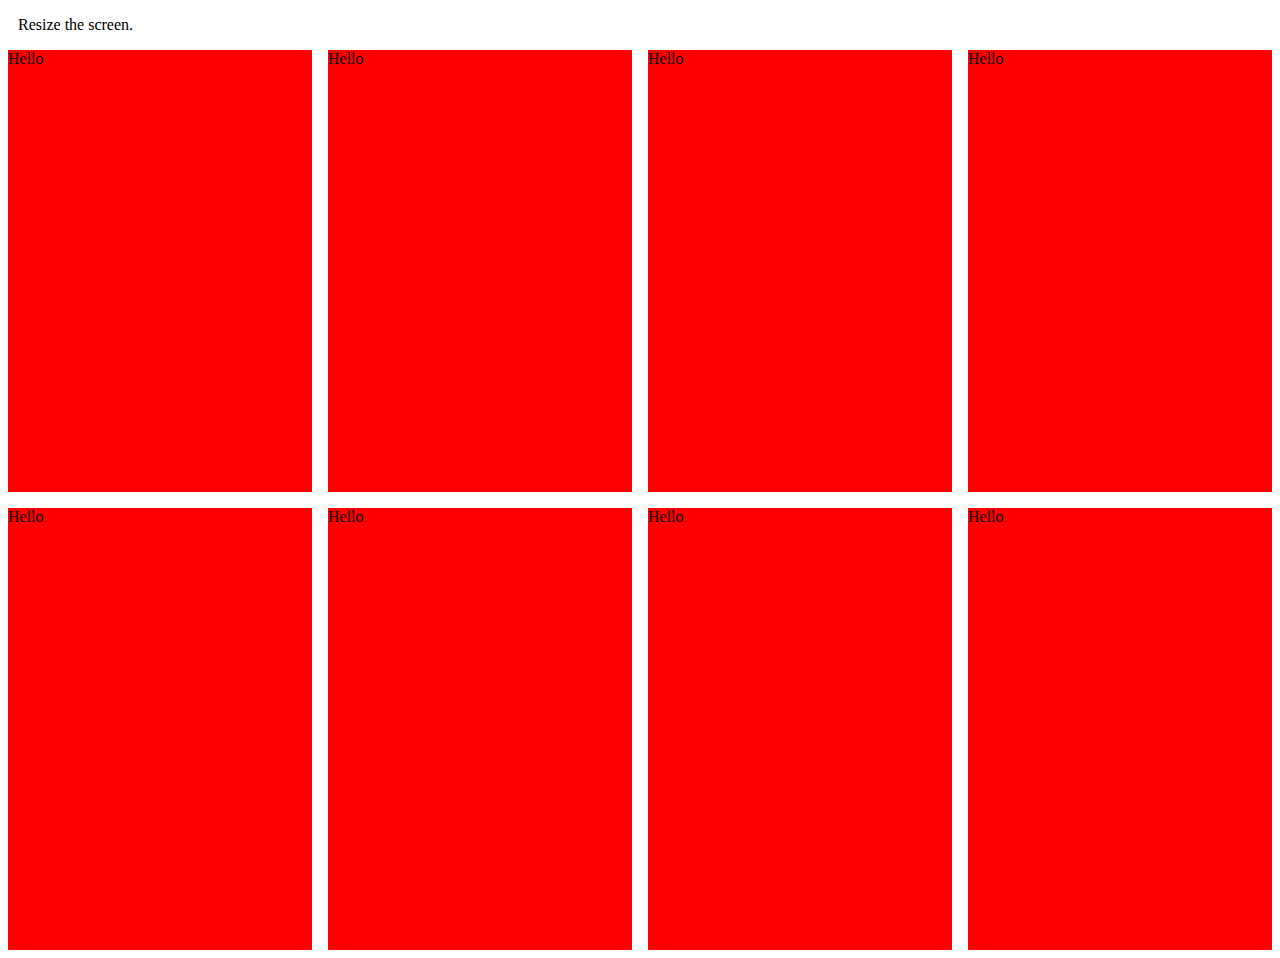
<file: test.html>
<!DOCTYPE html>
<html lang="en">
<head>
    <meta charset="UTF-8">
    <meta http-equiv="X-UA-Compatible" content="IE=edge">
    <meta name="viewport" content="width=device-width, initial-scale=1.0">
    <title>Document</title>
</head>
<style>
    *, *:after, *:before {
  box-sizing: border-box;
}

p {
  padding: 0 10px;
}

.grid {
    height: 900px;
  display: grid;
  padding: 0;
  grid-template-columns: repeat( auto-fit, minmax(280px, 1fr ));
  grid-gap: 1em;
}


.grid > div {
  background: red;
  min-height: 200px;
  width: 100%;
}
</style>
<body>

    <p>Resize the screen.</p>
<div class="grid">
  <div>Hello</div>
  <div>Hello</div>
  <div>Hello</div>
  <div>Hello</div>
  <div>Hello</div>
  <div>Hello</div>
  <div>Hello</div>
  <div>Hello</div>
</div>
</body>
</html>
</file>
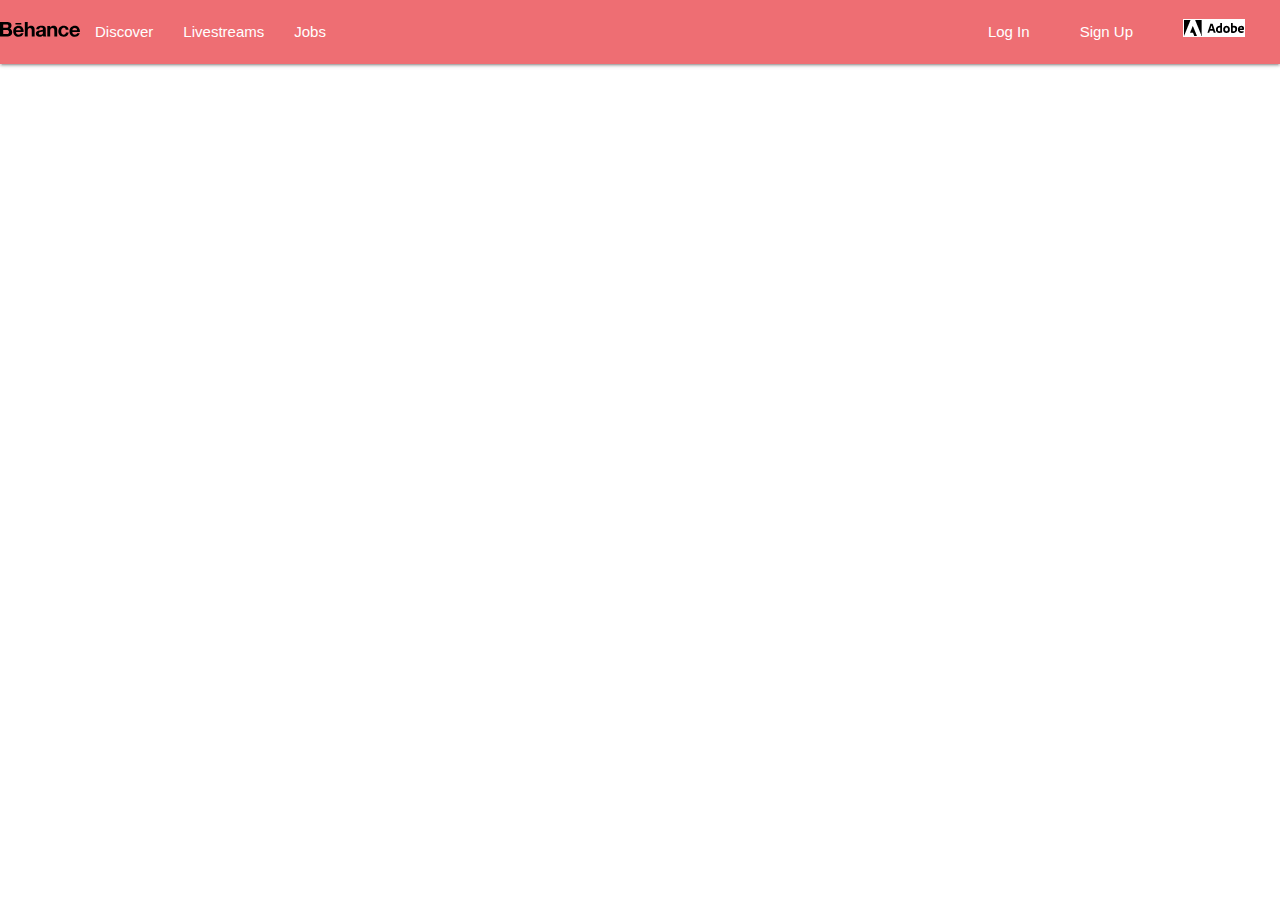
<file: pages/Jobs.html>
<!DOCTYPE html>
<html lang="en">
<head>
    <meta charset="UTF-8">
    <meta http-equiv="X-UA-Compatible" content="IE=edge">
    <meta name="viewport" content="width=device-width, initial-scale=1.0">
    <link href="https://cdn.jsdelivr.net/npm/bootstrap@5.0.2/dist/css/bootstrap.min.css" rel="stylesheet" integrity="sha384-EVSTQN3/azprG1Anm3QDgpJLIm9Nao0Yz1ztcQTwFspd3yD65VohhpuuCOmLASjC" crossorigin="anonymous">
    <script src="https://cdn.jsdelivr.net/npm/bootstrap@5.0.2/dist/js/bootstrap.bundle.min.js" integrity="sha384-MrcW6ZMFYlzcLA8Nl+NtUVF0sA7MsXsP1UyJoMp4YLEuNSfAP+JcXn/tWtIaxVXM" crossorigin="anonymous"></script>

    <link rel="stylesheet" href="./css/jobs.css">
    <!-- Compiled and minified CSS -->
    <link rel="stylesheet" href="https://cdnjs.cloudflare.com/ajax/libs/materialize/1.0.0/css/materialize.min.css">

    <!-- Compiled and minified JavaScript -->
    <script src="https://cdnjs.cloudflare.com/ajax/libs/materialize/1.0.0/js/materialize.min.js"></script>
            
    <title>Document</title>
    <nav class="main-nav">
        <div class="nav-wrapper">
          <ul id="nav-mobile" class="left hide-on-med-and-down">
              <li><svg style="width: 80px;" xmlns="http://www.w3.org/2000/svg" viewBox="0 0 152.5 28.2" title="Behance" desc="Navigate to behance.net" class="main-logo"><path d="M13.1 0c1.3 0 2.5.1 3.6.4 1.1.2 2 .6 2.8 1.1.8.5 1.4 1.2 1.8 2.1.4.9.6 2 .6 3.2 0 1.4-.3 2.6-1 3.5-.6.9-1.6 1.7-2.8 2.3 1.7.5 3 1.4 3.8 2.6.8 1.2 1.3 2.7 1.3 4.4 0 1.4-.3 2.6-.8 3.6s-1.3 1.9-2.2 2.5c-.9.6-2 1.1-3.2 1.4-1.2.3-2.4.5-3.6.5H0V0h13.1zm-.8 11.2c1.1 0 2-.3 2.7-.8.7-.5 1-1.4 1-2.5 0-.6-.1-1.2-.3-1.6-.2-.4-.5-.7-.9-1-.4-.2-.8-.4-1.3-.5-.5-.1-1-.1-1.6-.1H6.1v6.5h6.2zm.3 11.8c.6 0 1.2-.1 1.7-.2s1-.3 1.4-.6c.4-.3.7-.6 1-1.1.2-.5.4-1.1.4-1.8 0-1.4-.4-2.4-1.2-3.1-.8-.6-1.9-.9-3.2-.9H6.1V23h6.5zm19.3-.1c.8.8 2 1.2 3.6 1.2 1.1 0 2.1-.3 2.9-.8.8-.6 1.3-1.2 1.5-1.8h4.9c-.8 2.4-2 4.1-3.6 5.2-1.6 1-3.5 1.6-5.8 1.6-1.6 0-3-.3-4.3-.8-1.3-.5-2.3-1.2-3.2-2.2-.9-.9-1.6-2-2-3.3-.5-1.3-.7-2.7-.7-4.3 0-1.5.2-2.9.7-4.2.5-1.3 1.2-2.4 2.1-3.4.9-.9 2-1.7 3.2-2.2 1.3-.5 2.6-.8 4.2-.8 1.7 0 3.2.3 4.5 1 1.3.7 2.3 1.5 3.1 2.7.8 1.1 1.4 2.4 1.8 3.8.2 1.4.3 2.8.2 4.4H30.5c0 1.6.6 3.1 1.4 3.9zm6.3-10.5c-.7-.7-1.8-1.1-3.1-1.1-.9 0-1.6.2-2.2.5-.6.3-1 .7-1.4 1.1-.4.4-.6.9-.7 1.4-.1.5-.2.9-.2 1.3h9c-.2-1.5-.7-2.5-1.4-3.2zM52.8 0v10.4h.1c.7-1.2 1.6-2 2.7-2.5s2.1-.8 3.2-.8c1.5 0 2.7.2 3.6.6.9.4 1.7 1 2.2 1.7.5.7.9 1.6 1.1 2.6.2 1 .3 2.1.3 3.4v12.3h-5.5V16.4c0-1.7-.3-2.9-.8-3.7-.5-.8-1.4-1.2-2.7-1.2-1.5 0-2.6.5-3.2 1.3-.7.9-1 2.4-1 4.4v10.5h-5.5V0h5.5zM70 10.6c.6-.9 1.3-1.5 2.2-2.1.9-.5 1.9-.9 3-1.1 1.1-.2 2.2-.3 3.3-.3 1 0 2 .1 3.1.2 1 .1 2 .4 2.8.8.9.4 1.5 1 2.1 1.7.5.7.8 1.7.8 2.9v10.5c0 .9.1 1.8.2 2.6s.4 1.5.7 1.9h-5.6c-.2-.2-.3-.6-.4-.9-.1-.3-.1-.7-.1-1-.9.9-1.9 1.5-3.1 1.9-1.2.4-2.4.5-3.6.5-1 0-1.8-.1-2.7-.4-.8-.2-1.5-.6-2.2-1.1-.6-.5-1.1-1.1-1.5-1.9-.3-.8-.5-1.6-.5-2.7s.2-2.1.6-2.8c.4-.7.9-1.3 1.5-1.8.6-.4 1.4-.8 2.2-1 .8-.2 1.6-.4 2.5-.5l2.4-.3c.8-.1 1.5-.2 2.1-.3.6-.2 1.1-.4 1.5-.7.4-.3.5-.7.5-1.3 0-.6-.1-1.1-.3-1.4-.2-.3-.5-.6-.8-.8-.3-.2-.7-.3-1.1-.4-.4-.1-.9-.1-1.4-.1-1.1 0-1.9.2-2.5.7-.6.5-1 1.3-1.1 2.3h-5.5c0-1.2.4-2.3.9-3.1zm10.9 7.8c-.3.1-.7.2-1.1.3-.4.1-.8.1-1.3.2-.4.1-.9.1-1.3.2l-1.2.3c-.4.1-.8.3-1 .5-.3.2-.5.5-.7.8-.3.4-.3.8-.3 1.3s.1.9.3 1.2c.2.3.4.6.7.8.3.2.7.3 1.1.4.4.1.8.1 1.3.1 1.1 0 1.9-.2 2.5-.5.6-.4 1-.8 1.3-1.3.3-.5.5-1 .5-1.5.1-.5.1-.9.1-1.2v-2.1c-.3.2-.6.4-.9.5zM95.6 7.6v2.8h.1c.7-1.2 1.6-2 2.7-2.5s2.3-.8 3.4-.8c1.5 0 2.7.2 3.6.6 1 .4 1.7 1 2.2 1.7.5.7.9 1.6 1.2 2.6.2 1 .3 2.1.3 3.4v12.3h-5.5V16.4c0-1.7-.3-2.9-.8-3.7-.5-.8-1.4-1.3-2.8-1.3-1.5 0-2.6.6-3.3 1.5-.7.9-1 2.4-1 4.4v10.5h-5.5V7.6h5.4zm25.8 3.6c-.9 0-1.6.2-2.2.6-.6.4-1.1.9-1.5 1.6-.4.6-.6 1.3-.8 2.1-.2.8-.2 1.5-.2 2.3 0 .7.1 1.5.2 2.2.2.8.4 1.4.8 2 .4.6.8 1.1 1.4 1.5.6.4 1.3.6 2.2.6 1.3 0 2.3-.4 3.1-1.1.7-.7 1.2-1.7 1.3-3h5.3c-.4 2.7-1.4 4.7-3.1 6.1-1.7 1.4-3.9 2.1-6.6 2.1-1.5 0-2.9-.3-4.1-.8-1.3-.5-2.3-1.2-3.2-2.1-.9-.9-1.6-2-2.1-3.2-.5-1.3-.7-2.6-.7-4.1 0-1.6.2-3 .7-4.3.5-1.3 1.1-2.5 2-3.5.9-1 2-1.7 3.2-2.3 1.3-.5 2.7-.8 4.3-.8 1.2 0 2.3.2 3.4.5s2.1.8 2.9 1.4c.9.6 1.6 1.4 2.1 2.4.5.9.8 2.1.9 3.4h-5.4c-.2-2.4-1.5-3.6-3.9-3.6zm-92-9.3h11.2v2.7H29.4zm109.9 21c.8.8 2.1 1.2 3.6 1.2 1.1 0 2.1-.3 2.9-.8.8-.6 1.3-1.2 1.5-1.8h4.8c-.8 2.4-2 4.1-3.6 5.2-1.6 1-3.5 1.6-5.8 1.6-1.6 0-3-.3-4.3-.8-1.3-.5-2.3-1.2-3.2-2.2-.9-.9-1.6-2-2-3.3-.5-1.3-.7-2.7-.7-4.3 0-1.5.2-2.9.7-4.2.5-1.3 1.2-2.4 2.1-3.4.9-.9 2-1.7 3.2-2.2 1.3-.5 2.7-.8 4.2-.8 1.7 0 3.2.3 4.4 1 1.3.7 2.3 1.5 3.1 2.7.8 1.1 1.4 2.4 1.8 3.8.4 1.4.5 2.9.4 4.5h-14.5c0 1.5.6 3 1.4 3.8zm6.4-10.5c-.7-.7-1.8-1.1-3.1-1.1-.9 0-1.6.2-2.2.5-.6.3-1.1.7-1.4 1.1-.3.4-.6.9-.7 1.4-.1.5-.2.9-.2 1.3h9c-.3-1.5-.8-2.5-1.4-3.2z"></path></svg></li>
              <li><a href="./signin.html">Discover</a></li>
              <li><a href="./signup.html">Livestreams</a></li>
              <li><a href="./signup.html">Jobs</a></li>
          </ul>
       
            
                <!-- <div class="brand-logo center search-H">
                <div class="svg-icon-search">
                    <svg viewBox="0 0 12 12" class="Search-icon"><path d="M11.407,10.421,8.818,7.832a4.276,4.276,0,1,0-.985.985l2.589,2.589a.7.7,0,0,0,.985-.985ZM2.355,5.352a3,3,0,1,1,3,3,3,3,0,0,1-3-3Z"></path></svg>
                </div>
                <form action="" class="searchForm">
                    <label for="search">
                        <input type="search" name="search" autocomplete="off" placeholder="Search…" aria-label="Search Behance" class="seach-field">
                    </label>
                    <input type="hidden" name="tracking_source" value="typeahead_nav_direct"><!----><!---->
                <!-- </form>
                 </div>  -->
           
    








          
          <ul id="nav-mobile" class="right hide-on-med-and-down">
            <li ><a class="sign-in-btn" href="./signin.html">Log In</a></li>
            <li class="sign-up-btn"><a href="./signup.html">Sign Up</a></li>
            <li><a href="#"><img class="adobe" src="/images/adobe-logo.jpg" alt=""></a></li>
          </ul>
        </div>
      </nav>
</head>

<body>
    
</body>
</html>
</file>
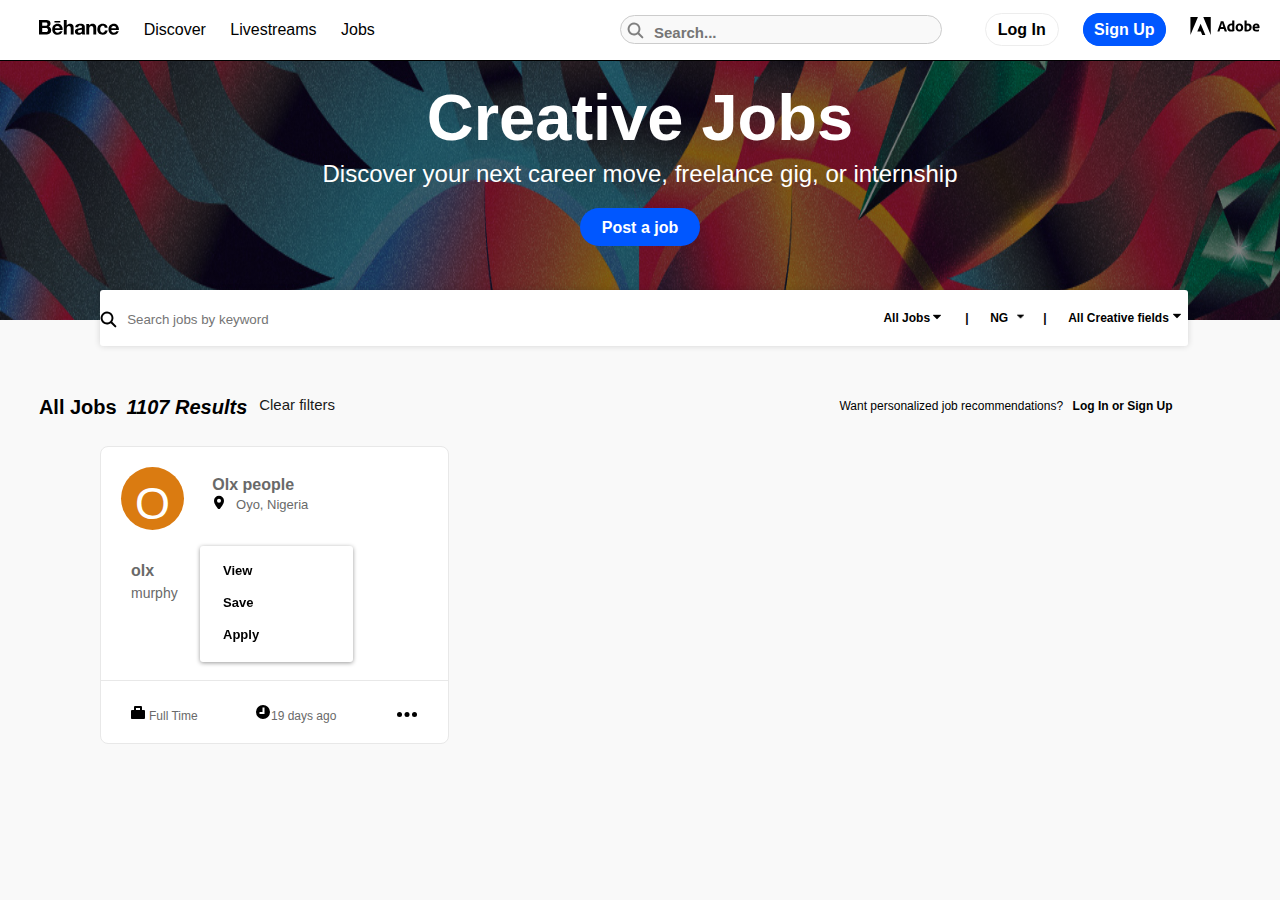
<file: pages/new-jobs.html>
<!DOCTYPE html>
<html lang="en">
<head>
	<meta charset="UTF-8">
	<title>Fixed Header with html and css | Collapsing Header Tutorial</title>
	<link href="https://fonts.googleapis.com/css2?family=Poppins:wght@300;400;600;700&display=swap" rel="stylesheet">
	<link href="./css/jobs.css" rel="stylesheet">
    <link rel="stylesheet" href="./scroll-div.css">
    <link rel="stylesheet" href="./grid-section.css">
    <link rel="stylesheet" href="grid--box-styling.css">
    
    <script src="./js/jobs.js"></script>
</head>
<body onclick="turnOff()" id="body_off">
	<div class="box-area" id="box-area">
		<header>
			<div class="wrapper">

                <div class="logo">
                    <a href=""><svg style="width: 80px;" xmlns="http://www.w3.org/2000/svg" viewBox="0 0 152.5 28.2" title="Behance" desc="Navigate to behance.net" class="main-logo PrimaryNav-full-fC_"><path d="M13.1 0c1.3 0 2.5.1 3.6.4 1.1.2 2 .6 2.8 1.1.8.5 1.4 1.2 1.8 2.1.4.9.6 2 .6 3.2 0 1.4-.3 2.6-1 3.5-.6.9-1.6 1.7-2.8 2.3 1.7.5 3 1.4 3.8 2.6.8 1.2 1.3 2.7 1.3 4.4 0 1.4-.3 2.6-.8 3.6s-1.3 1.9-2.2 2.5c-.9.6-2 1.1-3.2 1.4-1.2.3-2.4.5-3.6.5H0V0h13.1zm-.8 11.2c1.1 0 2-.3 2.7-.8.7-.5 1-1.4 1-2.5 0-.6-.1-1.2-.3-1.6-.2-.4-.5-.7-.9-1-.4-.2-.8-.4-1.3-.5-.5-.1-1-.1-1.6-.1H6.1v6.5h6.2zm.3 11.8c.6 0 1.2-.1 1.7-.2s1-.3 1.4-.6c.4-.3.7-.6 1-1.1.2-.5.4-1.1.4-1.8 0-1.4-.4-2.4-1.2-3.1-.8-.6-1.9-.9-3.2-.9H6.1V23h6.5zm19.3-.1c.8.8 2 1.2 3.6 1.2 1.1 0 2.1-.3 2.9-.8.8-.6 1.3-1.2 1.5-1.8h4.9c-.8 2.4-2 4.1-3.6 5.2-1.6 1-3.5 1.6-5.8 1.6-1.6 0-3-.3-4.3-.8-1.3-.5-2.3-1.2-3.2-2.2-.9-.9-1.6-2-2-3.3-.5-1.3-.7-2.7-.7-4.3 0-1.5.2-2.9.7-4.2.5-1.3 1.2-2.4 2.1-3.4.9-.9 2-1.7 3.2-2.2 1.3-.5 2.6-.8 4.2-.8 1.7 0 3.2.3 4.5 1 1.3.7 2.3 1.5 3.1 2.7.8 1.1 1.4 2.4 1.8 3.8.2 1.4.3 2.8.2 4.4H30.5c0 1.6.6 3.1 1.4 3.9zm6.3-10.5c-.7-.7-1.8-1.1-3.1-1.1-.9 0-1.6.2-2.2.5-.6.3-1 .7-1.4 1.1-.4.4-.6.9-.7 1.4-.1.5-.2.9-.2 1.3h9c-.2-1.5-.7-2.5-1.4-3.2zM52.8 0v10.4h.1c.7-1.2 1.6-2 2.7-2.5s2.1-.8 3.2-.8c1.5 0 2.7.2 3.6.6.9.4 1.7 1 2.2 1.7.5.7.9 1.6 1.1 2.6.2 1 .3 2.1.3 3.4v12.3h-5.5V16.4c0-1.7-.3-2.9-.8-3.7-.5-.8-1.4-1.2-2.7-1.2-1.5 0-2.6.5-3.2 1.3-.7.9-1 2.4-1 4.4v10.5h-5.5V0h5.5zM70 10.6c.6-.9 1.3-1.5 2.2-2.1.9-.5 1.9-.9 3-1.1 1.1-.2 2.2-.3 3.3-.3 1 0 2 .1 3.1.2 1 .1 2 .4 2.8.8.9.4 1.5 1 2.1 1.7.5.7.8 1.7.8 2.9v10.5c0 .9.1 1.8.2 2.6s.4 1.5.7 1.9h-5.6c-.2-.2-.3-.6-.4-.9-.1-.3-.1-.7-.1-1-.9.9-1.9 1.5-3.1 1.9-1.2.4-2.4.5-3.6.5-1 0-1.8-.1-2.7-.4-.8-.2-1.5-.6-2.2-1.1-.6-.5-1.1-1.1-1.5-1.9-.3-.8-.5-1.6-.5-2.7s.2-2.1.6-2.8c.4-.7.9-1.3 1.5-1.8.6-.4 1.4-.8 2.2-1 .8-.2 1.6-.4 2.5-.5l2.4-.3c.8-.1 1.5-.2 2.1-.3.6-.2 1.1-.4 1.5-.7.4-.3.5-.7.5-1.3 0-.6-.1-1.1-.3-1.4-.2-.3-.5-.6-.8-.8-.3-.2-.7-.3-1.1-.4-.4-.1-.9-.1-1.4-.1-1.1 0-1.9.2-2.5.7-.6.5-1 1.3-1.1 2.3h-5.5c0-1.2.4-2.3.9-3.1zm10.9 7.8c-.3.1-.7.2-1.1.3-.4.1-.8.1-1.3.2-.4.1-.9.1-1.3.2l-1.2.3c-.4.1-.8.3-1 .5-.3.2-.5.5-.7.8-.3.4-.3.8-.3 1.3s.1.9.3 1.2c.2.3.4.6.7.8.3.2.7.3 1.1.4.4.1.8.1 1.3.1 1.1 0 1.9-.2 2.5-.5.6-.4 1-.8 1.3-1.3.3-.5.5-1 .5-1.5.1-.5.1-.9.1-1.2v-2.1c-.3.2-.6.4-.9.5zM95.6 7.6v2.8h.1c.7-1.2 1.6-2 2.7-2.5s2.3-.8 3.4-.8c1.5 0 2.7.2 3.6.6 1 .4 1.7 1 2.2 1.7.5.7.9 1.6 1.2 2.6.2 1 .3 2.1.3 3.4v12.3h-5.5V16.4c0-1.7-.3-2.9-.8-3.7-.5-.8-1.4-1.3-2.8-1.3-1.5 0-2.6.6-3.3 1.5-.7.9-1 2.4-1 4.4v10.5h-5.5V7.6h5.4zm25.8 3.6c-.9 0-1.6.2-2.2.6-.6.4-1.1.9-1.5 1.6-.4.6-.6 1.3-.8 2.1-.2.8-.2 1.5-.2 2.3 0 .7.1 1.5.2 2.2.2.8.4 1.4.8 2 .4.6.8 1.1 1.4 1.5.6.4 1.3.6 2.2.6 1.3 0 2.3-.4 3.1-1.1.7-.7 1.2-1.7 1.3-3h5.3c-.4 2.7-1.4 4.7-3.1 6.1-1.7 1.4-3.9 2.1-6.6 2.1-1.5 0-2.9-.3-4.1-.8-1.3-.5-2.3-1.2-3.2-2.1-.9-.9-1.6-2-2.1-3.2-.5-1.3-.7-2.6-.7-4.1 0-1.6.2-3 .7-4.3.5-1.3 1.1-2.5 2-3.5.9-1 2-1.7 3.2-2.3 1.3-.5 2.7-.8 4.3-.8 1.2 0 2.3.2 3.4.5s2.1.8 2.9 1.4c.9.6 1.6 1.4 2.1 2.4.5.9.8 2.1.9 3.4h-5.4c-.2-2.4-1.5-3.6-3.9-3.6zm-92-9.3h11.2v2.7H29.4zm109.9 21c.8.8 2.1 1.2 3.6 1.2 1.1 0 2.1-.3 2.9-.8.8-.6 1.3-1.2 1.5-1.8h4.8c-.8 2.4-2 4.1-3.6 5.2-1.6 1-3.5 1.6-5.8 1.6-1.6 0-3-.3-4.3-.8-1.3-.5-2.3-1.2-3.2-2.2-.9-.9-1.6-2-2-3.3-.5-1.3-.7-2.7-.7-4.3 0-1.5.2-2.9.7-4.2.5-1.3 1.2-2.4 2.1-3.4.9-.9 2-1.7 3.2-2.2 1.3-.5 2.7-.8 4.2-.8 1.7 0 3.2.3 4.4 1 1.3.7 2.3 1.5 3.1 2.7.8 1.1 1.4 2.4 1.8 3.8.4 1.4.5 2.9.4 4.5h-14.5c0 1.5.6 3 1.4 3.8zm6.4-10.5c-.7-.7-1.8-1.1-3.1-1.1-.9 0-1.6.2-2.2.5-.6.3-1.1.7-1.4 1.1-.3.4-.6.9-.7 1.4-.1.5-.2.9-.2 1.3h9c-.3-1.5-.8-2.5-1.4-3.2z"></path></svg></a>
					<a href="#">Discover</a>
                    <a href="#">Livestreams</a>
                    <a href="#">Jobs</a>
                    
				</div>

                <div class="form-div">
                    <form action="">
                        <div class="svg-search">
                            <svg style="width: 18px;" viewBox="0 0 12 12" class="Search-icon"><path d="M11.407,10.421,8.818,7.832a4.276,4.276,0,1,0-.985.985l2.589,2.589a.7.7,0,0,0,.985-.985ZM2.355,5.352a3,3,0,1,1,3,3,3,3,0,0,1-3-3Z"></path></svg>
                        </div>
                        <div>
                            <input class="top-input" type="text" name="" id="" placeholder="Search...">
                        </div>
                    </form>
                </div>
                
				<nav class="right">
					<a style="color: black; border-radius: 999px;
                    background: white; padding: 7px 12px; font-weight: bolder; border: solid 1px #ededed;" class="login" href="#">Log In</a> 


                    <a style="color: white; border-radius: 999px;
                    background: #0057ff; padding: 7px 10px; font-weight: bolder; border: solid 1px #0057ff;" class="signup" href="#">Sign Up</a> 
                    <a href="#"><img src="/assets/adobe_logo_black.svg" alt=""></a> 
				</nav>

               
                
			</div>
		</header>

        <div class="banner" id="banner">
            <h1>Creative Jobs</h1>
            <h2>Discover your next career move, freelance gig, or internship</h2>
            <div><a href="#">Post a job</a></div>
            <!-- <span class="side-text">
                <span><img src="/assets/vicente.jpg" alt=""></span>
                <span style="margin-top: 5px;">
                    <span style="font-size: 14px; margin-left: 10px; font-weight: bolder;">Vicente García Morillo </span>
                    <p style="font-size: 10px; text-indent: -72px;">Madrid, Spain</p>
                </span>
                </span> -->
        </div>


	</div>
<aside  class="middle" style="z-index: 909090; position: sticky; ">
    <div class="sticky-nav-div" id="sticky-nav-div-id">
        <form action="" style="z-index: 10000000;">
            <div class="svg-search">
                <svg style="width: 18px;" viewBox="0 0 12 12" class="Search-icon-2"><path d="M11.407,10.421,8.818,7.832a4.276,4.276,0,1,0-.985.985l2.589,2.589a.7.7,0,0,0,.985-.985ZM2.355,5.352a3,3,0,1,1,3,3,3,3,0,0,1-3-3Z"></path></svg>
            </div>
            <div>
                <input class="middle-input" type="text" name="" id="" placeholder="Search jobs by keyword">
            </div>
        </form>

        <div class="middle-right-menu">
            
            <a class="all-tag">
                <div id="all-click" onclick="allClick()">All Jobs <span style="margin-left: 35px; position: absolute;">|</span> 
                    <!-- The drop down icon -->
                    <div class="dropdown_icon_div" style="position: absolute; margin-top: -12px; margin-left: 50px;">
                        <img style="width: 8px; position: absolute;" id="dp_dwn" class="dropdown_icon" src="/icons/dropdown.png" alt="">
                      </div>
                </div>
                <!-- The droped down div that shows when All jobs is clicked on -->
                
            </a>
            <div class="all-jobs-div" id="all-job-div-id">
                <h3>VIEW</h3>
                <a href=""><li class="active_job-list">All Job Types</li></a>
                <a href=""><li>Full Time</li></a>
                <a href=""><li>Freelance</li></a>
                <a href=""><li>Internship</li></a>
            </div>

            

      





<!-- NG Tag section -->
            
            <a class="ng-tag">
                <div id="NG-click" onclick="ngClick()">NG<span style="margin-left: 35px; position: absolute;">|</span>
                    <!-- The drop down icon -->
                    <div class="dropdown_icon_div" style="position: absolute; margin-top: -12px; margin-left: 27px;">
                        <img style="width: 7px; position: absolute;" id="dp_dwn" class="dropdown_icon" src="/icons/dropdown.png" alt="">
                      </div>
                </div>
            </a>

            <div class="second-tag-right" id="second-tag-right">
                <div class="location-tag" id="location-tag">
            
                    <form action="" style="display: block;">
                        <div class="loc-tag-title">
                            <small>LOCATION</small>
                        </div>
                        <br>
                        <main class="ng-div" style="display: flex;">
                            <label for="country">Country/Region:</label>
                            <select id="country" name="country">
                                <option selected disabled >Select a Country</option>
                                <option value="Nigeria">Nigeria</option>
                                <option value="Afganistan">Afghanistan</option>
                                <option value="Albania">Albania</option>
                                <option value="Algeria">Algeria</option>
                                <option value="American Samoa">American Samoa</option>
                                <option value="Andorra">Andorra</option>
                                <option value="Angola">Angola</option>
                                <option value="Anguilla">Anguilla</option>
                                <option value="Antigua & Barbuda">Antigua & Barbuda</option>
                                <option value="Argentina">Argentina</option>
                                <option value="Armenia">Armenia</option>
                                <option value="Aruba">Aruba</option>
                                <option value="Australia">Australia</option>
                                <option value="Austria">Austria</option>
                                <option value="Azerbaijan">Azerbaijan</option>
                                <option value="Bahamas">Bahamas</option>
                                <option value="Bahrain">Bahrain</option>
                                <option value="Bangladesh">Bangladesh</option>
                                <option value="Barbados">Barbados</option>
                                <option value="Belarus">Belarus</option>
                                <option value="Belgium">Belgium</option>
                                <option value="Belize">Belize</option>
                                <option value="Benin">Benin</option>
                                <option value="Bermuda">Bermuda</option>
                                <option value="Bhutan">Bhutan</option>
                                <option value="Bolivia">Bolivia</option>
                                <option value="Bonaire">Bonaire</option>
                                <option value="Bosnia & Herzegovina">Bosnia & Herzegovina</option>
                                <option value="Botswana">Botswana</option>
                                <option value="Brazil">Brazil</option>
                                <option value="British Indian Ocean Ter">British Indian Ocean Ter</option>
                                <option value="Brunei">Brunei</option>
                                <option value="Bulgaria">Bulgaria</option>
                                <option value="Burkina Faso">Burkina Faso</option>
                                <option value="Burundi">Burundi</option>
                                <option value="Cambodia">Cambodia</option>
                                <option value="Cameroon">Cameroon</option>
                                <option value="Canada">Canada</option>
                                <option value="Canary Islands">Canary Islands</option>
                                <option value="Cape Verde">Cape Verde</option>
                                <option value="Cayman Islands">Cayman Islands</option>
                                <option value="Central African Republic">Central African Republic</option>
                                <option value="Chad">Chad</option>
                                <option value="Channel Islands">Channel Islands</option>
                                <option value="Chile">Chile</option>
                                <option value="China">China</option>
                                <option value="Christmas Island">Christmas Island</option>
                                <option value="Cocos Island">Cocos Island</option>
                                <option value="Colombia">Colombia</option>
                                <option value="Comoros">Comoros</option>
                                <option value="Congo">Congo</option>
                                <option value="Cook Islands">Cook Islands</option>
                                <option value="Costa Rica">Costa Rica</option>
                                <option value="Cote DIvoire">Cote DIvoire</option>
                                <option value="Croatia">Croatia</option>
                                <option value="Cuba">Cuba</option>
                                <option value="Curaco">Curacao</option>
                                <option value="Cyprus">Cyprus</option>
                                <option value="Czech Republic">Czech Republic</option>
                                <option value="Denmark">Denmark</option>
                                <option value="Djibouti">Djibouti</option>
                                <option value="Dominica">Dominica</option>
                                <option value="Dominican Republic">Dominican Republic</option>
                                <option value="East Timor">East Timor</option>
                                <option value="Ecuador">Ecuador</option>
                                <option value="Egypt">Egypt</option>
                                <option value="El Salvador">El Salvador</option>
                                <option value="Equatorial Guinea">Equatorial Guinea</option>
                                <option value="Eritrea">Eritrea</option>
                                <option value="Estonia">Estonia</option>
                                <option value="Ethiopia">Ethiopia</option>
                                <option value="Falkland Islands">Falkland Islands</option>
                                <option value="Faroe Islands">Faroe Islands</option>
                                <option value="Fiji">Fiji</option>
                                <option value="Finland">Finland</option>
                                <option value="France">France</option>
                                <option value="French Guiana">French Guiana</option>
                                <option value="French Polynesia">French Polynesia</option>
                                <option value="French Southern Ter">French Southern Ter</option>
                                <option value="Gabon">Gabon</option>
                                <option value="Gambia">Gambia</option>
                                <option value="Georgia">Georgia</option>
                                <option value="Germany">Germany</option>
                                <option value="Ghana">Ghana</option>
                                <option value="Gibraltar">Gibraltar</option>
                                <option value="Great Britain">Great Britain</option>
                                <option value="Greece">Greece</option>
                                <option value="Greenland">Greenland</option>
                                <option value="Grenada">Grenada</option>
                                <option value="Guadeloupe">Guadeloupe</option>
                                <option value="Guam">Guam</option>
                                <option value="Guatemala">Guatemala</option>
                                <option value="Guinea">Guinea</option>
                                <option value="Guyana">Guyana</option>
                                <option value="Haiti">Haiti</option>
                                <option value="Hawaii">Hawaii</option>
                                <option value="Honduras">Honduras</option>
                                <option value="Hong Kong">Hong Kong</option>
                                <option value="Hungary">Hungary</option>
                                <option value="Iceland">Iceland</option>
                                <option value="Indonesia">Indonesia</option>
                                <option value="India">India</option>
                                <option value="Iran">Iran</option>
                                <option value="Iraq">Iraq</option>
                                <option value="Ireland">Ireland</option>
                                <option value="Isle of Man">Isle of Man</option>
                                <option value="Israel">Israel</option>
                                <option value="Italy">Italy</option>
                                <option value="Jamaica">Jamaica</option>
                                <option value="Japan">Japan</option>
                                <option value="Jordan">Jordan</option>
                                <option value="Kazakhstan">Kazakhstan</option>
                                <option value="Kenya">Kenya</option>
                                <option value="Kiribati">Kiribati</option>
                                <option value="Korea North">Korea North</option>
                                <option value="Korea Sout">Korea South</option>
                                <option value="Kuwait">Kuwait</option>
                                <option value="Kyrgyzstan">Kyrgyzstan</option>
                                <option value="Laos">Laos</option>
                                <option value="Latvia">Latvia</option>
                                <option value="Lebanon">Lebanon</option>
                                <option value="Lesotho">Lesotho</option>
                                <option value="Liberia">Liberia</option>
                                <option value="Libya">Libya</option>
                                <option value="Liechtenstein">Liechtenstein</option>
                                <option value="Lithuania">Lithuania</option>
                                <option value="Luxembourg">Luxembourg</option>
                                <option value="Macau">Macau</option>
                                <option value="Macedonia">Macedonia</option>
                                <option value="Madagascar">Madagascar</option>
                                <option value="Malaysia">Malaysia</option>
                                <option value="Malawi">Malawi</option>
                                <option value="Maldives">Maldives</option>
                                <option value="Mali">Mali</option>
                                <option value="Malta">Malta</option>
                                <option value="Marshall Islands">Marshall Islands</option>
                                <option value="Martinique">Martinique</option>
                                <option value="Mauritania">Mauritania</option>
                                <option value="Mauritius">Mauritius</option>
                                <option value="Mayotte">Mayotte</option>
                                <option value="Mexico">Mexico</option>
                                <option value="Midway Islands">Midway Islands</option>
                                <option value="Moldova">Moldova</option>
                                <option value="Monaco">Monaco</option>
                                <option value="Mongolia">Mongolia</option>
                                <option value="Montserrat">Montserrat</option>
                                <option value="Morocco">Morocco</option>
                                <option value="Mozambique">Mozambique</option>
                                <option value="Myanmar">Myanmar</option>
                                <option value="Nambia">Nambia</option>
                                <option value="Nauru">Nauru</option>
                                <option value="Nepal">Nepal</option>
                                <option value="Netherland Antilles">Netherland Antilles</option>
                                <option value="Netherlands">Netherlands (Holland, Europe)</option>
                                <option value="Nevis">Nevis</option>
                                <option value="New Caledonia">New Caledonia</option>
                                <option value="New Zealand">New Zealand</option>
                                <option value="Nicaragua">Nicaragua</option>
                                <option value="Niger">Niger</option>
                                <option value="Nigeria">Nigeria</option>
                                <option value="Niue">Niue</option>
                                <option value="Norfolk Island">Norfolk Island</option>
                                <option value="Norway">Norway</option>
                                <option value="Oman">Oman</option>
                                <option value="Pakistan">Pakistan</option>
                                <option value="Palau Island">Palau Island</option>
                                <option value="Palestine">Palestine</option>
                                <option value="Panama">Panama</option>
                                <option value="Papua New Guinea">Papua New Guinea</option>
                                <option value="Paraguay">Paraguay</option>
                                <option value="Peru">Peru</option>
                                <option value="Phillipines">Philippines</option>
                                <option value="Pitcairn Island">Pitcairn Island</option>
                                <option value="Poland">Poland</option>
                                <option value="Portugal">Portugal</option>
                                <option value="Puerto Rico">Puerto Rico</option>
                                <option value="Qatar">Qatar</option>
                                <option value="Republic of Montenegro">Republic of Montenegro</option>
                                <option value="Republic of Serbia">Republic of Serbia</option>
                                <option value="Reunion">Reunion</option>
                                <option value="Romania">Romania</option>
                                <option value="Russia">Russia</option>
                                <option value="Rwanda">Rwanda</option>
                                <option value="St Barthelemy">St Barthelemy</option>
                                <option value="St Eustatius">St Eustatius</option>
                                <option value="St Helena">St Helena</option>
                                <option value="St Kitts-Nevis">St Kitts-Nevis</option>
                                <option value="St Lucia">St Lucia</option>
                                <option value="St Maarten">St Maarten</option>
                                <option value="St Pierre & Miquelon">St Pierre & Miquelon</option>
                                <option value="St Vincent & Grenadines">St Vincent & Grenadines</option>
                                <option value="Saipan">Saipan</option>
                                <option value="Samoa">Samoa</option>
                                <option value="Samoa American">Samoa American</option>
                                <option value="San Marino">San Marino</option>
                                <option value="Sao Tome & Principe">Sao Tome & Principe</option>
                                <option value="Saudi Arabia">Saudi Arabia</option>
                                <option value="Senegal">Senegal</option>
                                <option value="Seychelles">Seychelles</option>
                                <option value="Sierra Leone">Sierra Leone</option>
                                <option value="Singapore">Singapore</option>
                                <option value="Slovakia">Slovakia</option>
                                <option value="Slovenia">Slovenia</option>
                                <option value="Solomon Islands">Solomon Islands</option>
                                <option value="Somalia">Somalia</option>
                                <option value="South Africa">South Africa</option>
                                <option value="Spain">Spain</option>
                                <option value="Sri Lanka">Sri Lanka</option>
                                <option value="Sudan">Sudan</option>
                                <option value="Suriname">Suriname</option>
                                <option value="Swaziland">Swaziland</option>
                                <option value="Sweden">Sweden</option>
                                <option value="Switzerland">Switzerland</option>
                                <option value="Syria">Syria</option>
                                <option value="Tahiti">Tahiti</option>
                                <option value="Taiwan">Taiwan</option>
                                <option value="Tajikistan">Tajikistan</option>
                                <option value="Tanzania">Tanzania</option>
                                <option value="Thailand">Thailand</option>
                                <option value="Togo">Togo</option>
                                <option value="Tokelau">Tokelau</option>
                                <option value="Tonga">Tonga</option>
                                <option value="Trinidad & Tobago">Trinidad & Tobago</option>
                                <option value="Tunisia">Tunisia</option>
                                <option value="Turkey">Turkey</option>
                                <option value="Turkmenistan">Turkmenistan</option>
                                <option value="Turks & Caicos Is">Turks & Caicos Is</option>
                                <option value="Tuvalu">Tuvalu</option>
                                <option value="Uganda">Uganda</option>
                                <option value="United Kingdom">United Kingdom</option>
                                <option value="Ukraine">Ukraine</option>
                                <option value="United Arab Erimates">United Arab Emirates</option>
                                <option value="United States of America">United States of America</option>
                                <option value="Uraguay">Uruguay</option>
                                <option value="Uzbekistan">Uzbekistan</option>
                                <option value="Vanuatu">Vanuatu</option>
                                <option value="Vatican City State">Vatican City State</option>
                                <option value="Venezuela">Venezuela</option>
                                <option value="Vietnam">Vietnam</option>
                                <option value="Virgin Islands (Brit)">Virgin Islands (Brit)</option>
                                <option value="Virgin Islands (USA)">Virgin Islands (USA)</option>
                                <option value="Wake Island">Wake Island</option>
                                <option value="Wallis & Futana Is">Wallis & Futana Is</option>
                                <option value="Yemen">Yemen</option>
                                <option value="Zaire">Zaire</option>
                                <option value="Zambia">Zambia</option>
                                <option value="Zimbabwe">Zimbabwe</option>
                             </select>
                        </main>
                    </form>
                </div>
            </div>
            











            <!-- All creative fields section -->
            <a href="">
                <div>All Creative fields</div>
                <!-- The drop down icon -->
                <div class="dropdown_icon_div" style="position: absolute; margin-top: -13px; margin-left: 105px;">
                    <img style="width: 8px; position: absolute;" id="dp_dwn" class="dropdown_icon" src="/icons/dropdown.png" alt="">
                  </div>
            </a>
        </div>
    </div>
</aside>

    <!-- THis is the end of the supposed to be sticky nav bar at the middle of the page -->


    <section class="cards-section" style="margin-top: 10px;">
     <div class="job-list-grid-header">
           <div  style="margin-top: -100px;" class="left-middle-div">
            <span class="job-list-all-btn">All Jobs</span>
            <span class="slant-job-result-number"> 1107 Results</span>
           </div>
           <div class="other" style="margin-top: -100px;">
            <span><button class="job-list-clear-filter-button"> Clear filters</button></span>
            <span class="JobList-logInText" style="margin-left: 500px;"> Want personalized job recommendations?</span>
            <span class="JobList-logInLink"> Log In or Sign Up</span>
           </div>
       </div> 

    </section>
  
<div class="card-wrapper">


 
<ul class="grid-ul">
    <li class="listing"> 
        <div class="li-container">
            <div class="li-content">
                <div class="top-content">
                    <a href="#">O</a>
                    <div class="content-title">
                        <h1>Olx people</h1>
                        
                        <p> <svg style="width: 10px; margin-right:12px" xmlns="http://www.w3.org/2000/svg" viewBox="-4808 -20689 14.286 20" class="JobCard-locationIcon"><g><path d="M-4800.857-20688a7.143 7.143 0 0 0-7.143 7.143c0 5.714 7.143 12.857 7.143 12.857s7.143-7.143 7.143-12.857a7.142 7.142 0 0 0-7.143-7.143zm0 10a2.857 2.857 0 1 1 2.857-2.859 2.858 2.858 0 0 1-2.857 2.859z"></path></g></svg>Oyo, Nigeria</p>
                    </div>
                </div>
                <div class="user-details">
                    <h2>olx</h2>
                    <p>murphy</p>
                </div>
                
            </div>
            <div class="content-foot">
                <div class="JobCard-jobType"><svg xmlns="http://www.w3.org/2000/svg" width="16" height="16" class="JobCard-briefCaseIcon-2nK"><path fill="none" d="M0 0v16h16V0H0zm15 7v7a1 1 0 0 1-1 1H2c-.551 0-.999-.447-1-1V7a1 1 0 0 1 1-1h2V3a1 1 0 0 1 1-1h6a1 1 0 0 1 1 1v3h2a1 1 0 0 1 1 1z"></path><path d="M14 6h-2V3a1 1 0 0 0-1-1H5a1 1 0 0 0-1 1v3H2a1 1 0 0 0-1 1v7c.001.553.449 1 1 1h12a1 1 0 0 0 1-1V7a1 1 0 0 0-1-1zM6 4h4v2H6V4z"></path></svg> Full Time </div>
                <time class="JobCard-createdOn-2_-"><svg xmlns="http://www.w3.org/2000/svg" width="16" height="16" class="JobCard-clockIcon-1OU"><path fill="none" d="M0 0v16h16V0H0zm8.001 15a7 7 0 1 1-.002-14 7 7 0 0 1 .002 14z"></path><path d="M8.001 1a7 7 0 1 0-.002 14 7 7 0 0 0 .002-14zM9.5 10h-5V8h3V3.5h2V10z"></path><path fill="none" d="M7.5 8h-3v2h5V3.5h-2z"></path></svg><span class="JobCard-time-3-D ">19 days ago</span></time>
                <div class="JobCard-toggleButton"><svg xmlns="http://www.w3.org/2000/svg" viewBox="-4305 -10714 16 4" class="JobCard-moreIcon-3q4"><g transform="translate(-2007 -7600)"><circle cx="2" cy="2" r="2" transform="translate(-2298 -3114)"></circle><circle cx="2" cy="2" r="2" transform="translate(-2292 -3114)"></circle><circle cx="2" cy="2" r="2" transform="translate(-2286 -3114)"></circle></g></svg></div>
            </div>
            <div>     
            </div>
        </div>

       

<!-- Drop down div  -->


    </li>
    <div class="drop-down-grid">
        <div class="drop-tip"></div>
        <ul>
            <li><a href="">View</a></li>
            <li><a href="">Save</a></li>
            <li><a href="">Apply</a></li>
            
        </ul>
    </div>









    <li></li>
    <li></li>
    <li></li>
    <li></li>
  </ul>


  <!-- In detail explanation - https://dev.to/prvnbist/css-grid-cards-layout-aspect-ratio-45ni-->













</div>


 
      
   


























</body>
<script src="https://ajax.googleapis.com/ajax/libs/jquery/3.3.1/jquery.min.js"></script>
</html>
</file>
<file: pages/css/jobs.css>
:root{
    --prim_font:#fff;
    --gray_font: #555555;
    --font-blue: #0057ff;
    --font_sec: #959595;

}


* {
	margin: 0;
	padding: 0;
}
body {
	text-align: center;
    font-family: "acumin-pro","Acumin Pro","Helvetica Neue",Helvetica,Arial,sans-serif;
}
.wrapper {
	width: 100%;
}
header {
	height: 60px;
	background: white;
	width: 100%;
	z-index: 10;
	position: fixed;
    border-bottom: solid 1px black;
}
.logo {
	width: 30%;
	float: left;
	line-height: 60px;
    margin-left: 5px;
}
.logo a{
    margin-left: 20px;
    text-decoration: none;
    color: black;
}

nav {
	float: right;
	line-height: 60px;
}

.form-div{
    display: flex;
    position: absolute;
    margin-top: 15px;
    width: 25%;
    margin-left: 620px;
    border: solid 1px #cccccc;
    justify-content: left;
    border-radius: 999px;
    text-indent: 5px;
    background: #f9f9f9;
    position: fixed;
}

form{
    display: flex;
    margin-top: 5px;
    border: none;
    outline: none;
    background: none;
}
input{
    outline: none;
    border: none;
    background: none;
}
.right a{
    margin-right: 20px;
}

nav a{
    color: black;
    text-decoration: none;
}

.Search-icon{
    fill: gray;
}
.top-input{
    color: #d1d1d1;
    margin-top: 3px;
    text-indent: 5px;
    font-size: 15px;
    font-weight: 600;
    font-family: "acumin-pro", "Acumin Pro", "Helvetica Neue", Helvetica, Arial, sans-serif;
}


/* The banner section */

.banner{
    -webkit-box-align: center;
    align-items: center;
    background-position: center;
    background-repeat: no-repeat;
    background-size: contain;
    display: -webkit-box;
    display: flex;
    -webkit-box-orient: vertical;
    -webkit-box-direction: normal;
    flex-direction: column;
    -webkit-box-pack: center;
    justify-content: center;
    min-height: 270px;
    padding-bottom: 40px;
    padding-top: 40px;
    position: relative;
    background-size: 100% 290px;
    width: 100%;
    background-image: linear-gradient(rgba(0, 0, 0, 0.5), rgba(0, 0, 0, 0.5)), url(/assets/job-header.jpg);
}

/* banner section styling */
.banner{
    font-family: "acumin-pro","Acumin Pro","Helvetica Neue",Helvetica,Arial,sans-serif;
    color: white;
}
.banner h1{
    font-size: 65px;
    font-weight: 900;
    line-height: 1;
    margin-bottom: 10px;
    margin-top: -20px;
    font-family: "acumin-pro", "Acumin Pro", "Helvetica Neue", Helvetica, Arial, sans-serif;
}
.banner h2{
    font-size: 24px;
    font-weight: 500;
    color: #fff;
    margin-bottom: 20px;
    margin-top: 0;
    position: relative;
    text-align: center;
    z-index: 2;
}
.banner div{
    color: white;
    text-decoration: none;
    padding: 12px 22px 10px;
    background: #0057ff;
    border-radius: 999px;
    font-weight: 600;
    line-height: 1;
    font-size: 16px;
}
.banner a{
    color: white;
    text-decoration: none;
    margin-top: 100px;
    line-height: 1;
}
.side-text{
    position: absolute;
    display: flex;
    justify-content: flex-end;
    margin-left: 1350px;
    margin-top: 250px;
}
.side-text img{
    border-radius: 50px;
    height: 40px;
}


/* Section 2 styling */


.sticky-nav-div{
    display: flex;
    justify-content: center;
    z-index: 9999;
}
.Search-icon-2{
    fill: black;
    margin-right: 10px;
    margin-left: -20px;
}
.sticky-nav-div input{
    z-index: 90909099;
}

.middle-right-menu{
    display: flex;
    margin-right: -250px;
    
}
.middle-right-menu a{
    margin-left: 60px;
    text-decoration: none;
    color: black;
    font-weight: bolder;
    font-size: 12px;

}
.sticky-nav-div form{
    width: 40%;
    margin-left: -250px;
}
.sticky-nav-div{
    background: white;
    display: flex;
    justify-content: space-evenly;
    align-items: center;
    margin: 20px;
    position: static;
    width: 85%;
    margin-left: 100px;
    margin-top: -60px;
    border: none;
    border-radius: 3px;
    box-shadow: 0 0 6px rgba(25,25,25,.16);
    font-size: 16px;
    height: 56px;
    padding-left: -80px;
}
.sticky {
    position: fixed;
    top: 0;
    width: 100%;
}



/* Drop down styling */

.all-jobs-div{
    cursor: pointer;
    display: none;
    position: static;
    text-align: left;
    background: #fff;
    color: var(--gray_font);
    border-radius: 4px;
    box-shadow: 0 1px 6px rgba(0,0,0,.5);
    box-sizing: border-box;
    font-family: inherit;
    min-width: 170px;
    margin-left: 60px;
    padding-top: 10px;
    padding-bottom: 20px;
    padding-left: 10px;
    margin-top: -200px;
    z-index: 90;
    
}
.all-jobs-div h3{
    font-size: 12px;
    margin-left: 8px;
    
}

.all-jobs-div a{
    list-style: none;
    text-align: left;
    color: var(--gray_font);
}
.all-jobs-div li{
    width: 85%;
    height: 10%;
    border-radius: 4px;
    cursor: pointer;
    display: block;
    padding: 4px 4px 4px 8px;
    position: relative;
}

.all-jobs-div li:hover {
    background:var(--font-blue);
    color: var(--prim_font);
    font-weight: bolder;
}
.active_job-list{
    color: var(--font-blue);
}

.all-click{
    cursor: pointer;
}
.all-tag{
    cursor: pointer;
}
.all-tag:hover{
    color: var(--font-blue);
}



.location-tag{
    background: white;
    position: absolute;
    height: 100%;
    width: 10%;
    margin-top: 40px;
    margin-left: 120px;
    display: none;
    cursor: pointer;
}
.location-tag form{
    z-index:2;
}

.loc-tag-title{
    color: var(--gray_font);
    font-size: 12px;
    font-weight: bolder;
}
.country{
    background: white;
}
#country{
    outline: 0;
    background: white;
    border: solid 1px gray;
    padding: 5px;
    border-radius: 5px;
    color: #3b3b3b;
    font-weight: bolder;
    margin-left: 10px;
}

.ng-div label{
    font-size: 14px;
    margin-top: 5px;

}
.ng-div {
    color: black;
    font-size: 14px;
    font-weight: bolder;
    font-family: "acumin-pro", "Acumin Pro", "Helvetica Neue", Helvetica, Arial, sans-serif;;

}
.ng-tag{
    cursor: pointer;
}
</file>
<file: pages/scroll-div.css>
.scroll-bg{
    
    width: 400px;
;
    
}
.scroll-div{
    width: 100%;
    height: 400px;
    overflow: hidden;
    overflow-y: scroll;
    

}
.scroll-object{
    
    color: black;
    font-family: Arial, Helvetica, sans-serif;
    font-size: 14px;
    padding: 10px;
}
.scroll-list{
    list-style: none;
    line-height: 28px;
    text-indent: 10px;
}


.home{
    
    display: none;
    width: 370px;
    position: fixed;
    list-style: none;
    margin-top: 80px;
    z-index: 1;
    margin-left: 20px;
    cursor: pointer;
    border-radius: 3px;
    background: white;
    box-shadow: 0 3px 10px rgba(0,0,0,.16);
}

#scrollable{
    width: 100%;
    border-left: 1px solid #bebebe;
    max-height: 420px;
}

.scroll-list li:hover{
    background: blue;
    color: white;
}



#second-search-input{
    border: solid 1px #cccccc;
    border-radius: inherit;
    color: inherit;
    font-size: 13px;
    font-weight: 600;
    height: 32px;
    padding: 8px 1px;
    width: 100%;
    text-indent: 10px;
    
}
</file>
<file: pages/grid-section.css>
.job-list-grid-header{
    display: flex;
    margin: 150px auto 0;
    max-width: 1212px;
    width: 100%;
    font-family: "acumin-pro", "Acumin Pro", "Helvetica Neue", Helvetica, Arial, sans-serif;
}



.job-list-clear-filter-button{
appearance: none;
background: transparent;
border: none;
color: #191919;
cursor: pointer;
display: inline;
font-size: 15px;
-webkit-transition: color .1s linear;
transition: color .1s linear;
white-space: nowrap;
padding-bottom: 12px;
margin-bottom: 10px;
margin-left: 7px;
font-family: Verdana, Geneva, Tahoma, sans-serif;
}

.job-list-clear-filter-button:hover{
    color: #0057ff;
}
.left-middle-div{
    font-size: 20px;
    display: inline-flex;
    justify-content: space-around;
    width: 18%;
    font-weight: 700;

}

.slant-job-result-number{
    font-style: italic;
}


.JobList-logInText{

    font-family: "acumin-pro", "Acumin Pro", "Helvetica Neue", Helvetica, Arial, sans-serif;
    font-size: 12px;
    margin: 20px 5px 0 auto;
    margin-top: 10px;
}

.JobList-logInLink {
    cursor: pointer;
    font-weight: 700;
    margin: 20px 25px 0 0;
    font-size: 12px;
    font-family: "acumin-pro", "Acumin Pro", "Helvetica Neue", Helvetica, Arial, sans-serif;
    font-weight: 700;
    margin-top: 10px;

}
</file>
<file: pages/grid--box-styling.css>
/*
1. 1:1 - 100%
2. 16:9 - 56.25%
3. 4:3 - 75%
4. 3:2 - 66.66%
5. 8:5 - 62.5%
*/

body{
    background: #f9f9f9;
}

  
  .grid-ul {
      list-style: none;
    display: grid;
    grid-gap: 16px;
    margin-top: -50px;
    /*
    Minimum Width = 368px
    Maximum Width = 1fr i.e full width
    A card will wrap to next row if the browser can not fit cards with their minimum width
  
    auto-fill - this will try to fill all the columns or leave an empty columns if there aren't enough cards
    */
    grid-template-columns: repeat(auto-fill, minmax(320px, 1fr));
  }
  @media screen and (max-width: 320px) {
    ul {
      grid-template-columns: repeat(auto-fill, minmax(100%, 1fr));
    }
  }
  
  .listing {
    background: #fff;
    border: 1px solid #e8e8e8;
    border-radius: 4px;
    box-shadow: none;
    color: dimgray;
    cursor: pointer;
    float: left;
    height: 245px;
    padding-top: 56.25%;
    border-radius: 8px;
    overflow: hidden;
    position: relative;
    height: 100px;
  }
  .listing img {
    top: 0;
    left: 0;
    width: 100%;
    position: absolute;
  }
  .card-wrapper{
    padding: 0 100px ;
  }

  .li-container a{
      color: white;
      text-decoration: none;
      font-size: 45px;
      background: #da7b11;
      padding-left: 14px;
      padding-right: 14px;
      padding-top: 11px;
      text-align: center;
      justify-content: center;
      align-items: center;
      display: flex;
      border-radius: 100%;
  }
  .li-content{
      position: absolute;
      top: 0;
      padding: 20px;
  }


  /*     display: flex;
    margin: 0 0 17px;
} */

.top-content{
    display: flex;
    margin: 0 0 17px;
}
.top-content h1{
    font-size: 16px;
    height: 18px;
    line-height: 1;
    margin-bottom: 2px;
    color: #191919;
    font-weight: bolder;
    text-indent: 14px;
    font-family: "acumin-pro","Acumin Pro","Helvetica Neue",Helvetica,Arial,sans-serif;
    line-height: 1.3;
    color: dimgray;
    padding-top: 8px;
}
.top-content p{
    font-size: 13px;
    text-indent: 30px;
}
.user-details h2{
    overflow: hidden;
    text-overflow: ellipsis;
    white-space: nowrap;
    font-size: 16px;
    font-weight: bolder;
    line-height: 18px;
    margin-bottom: 5px;
}
.user-details{
    left: 0;
    position: absolute;
    padding: 15px;
    display: block;
    text-align: left;
    margin-left: 15px;
}
.user-details p{
    font-size: 14px;

}


.content-foot{
    display: flex;
    bottom: 0;
    position: absolute;
    padding-top: 13px;
    padding-bottom: 15px;
    border-top: 1px solid #e8e8e8;
    width: 100%;
    justify-content: space-around;
    font-size: 12px;
    line-height: 2;
    align-items: center;
}

.JobCard-toggleButton{
    width: 20px;
    height: 20px;
    align-items: center;
    border-radius: 4px;


-webkit-transition: color .1s linear;
transition: color .1s linear;
padding: 3px;

}

.JobCard-toggleButton:hover{
    background: #e8e8e8;
    
}

.content-foot svg{
    margin-top: 10px;
    position: static;
}


.drop-down-grid{
    width: 120px;
    height: 100px;
    position: fixed;
    margin-left: 100px;
    margin-top: 100px;
    cursor: initial;
    padding: 10px 0px;
    background-color: #fff;
    border-radius: 3px;
    color: #191919;
    -webkit-filter: drop-shadow(0 1px 2px rgba(0, 0, 0, 0.4));
    filter: drop-shadow(0 1px 2px rgba(0, 0, 0, 0.4));
    position: absolute;
    will-change: transform;
    z-index: 100;
    text-align: left;
    color: inherit;
    display: block;
    padding: 8px 20px 8px 13px;
    text-decoration: inherit;
    -webkit-transition: color .15s linear;
    transition: color .15s linear;
}

.drop-down-grid a{
    text-decoration: none;
    padding: 10px;
    font-size: 13px;
    color: black;
    font-weight: 600;
    width: 100%;
}
.drop-down-grid li{
    list-style: none;
    line-height: 2;
    width: 100%;
    color: black;
    border-radius: 4px;
}
.drop-down-grid li:hover{
    color: white;
    background: blue;
}
.drop-down-grid li:hover > a{
    color: white;
}
</file>
